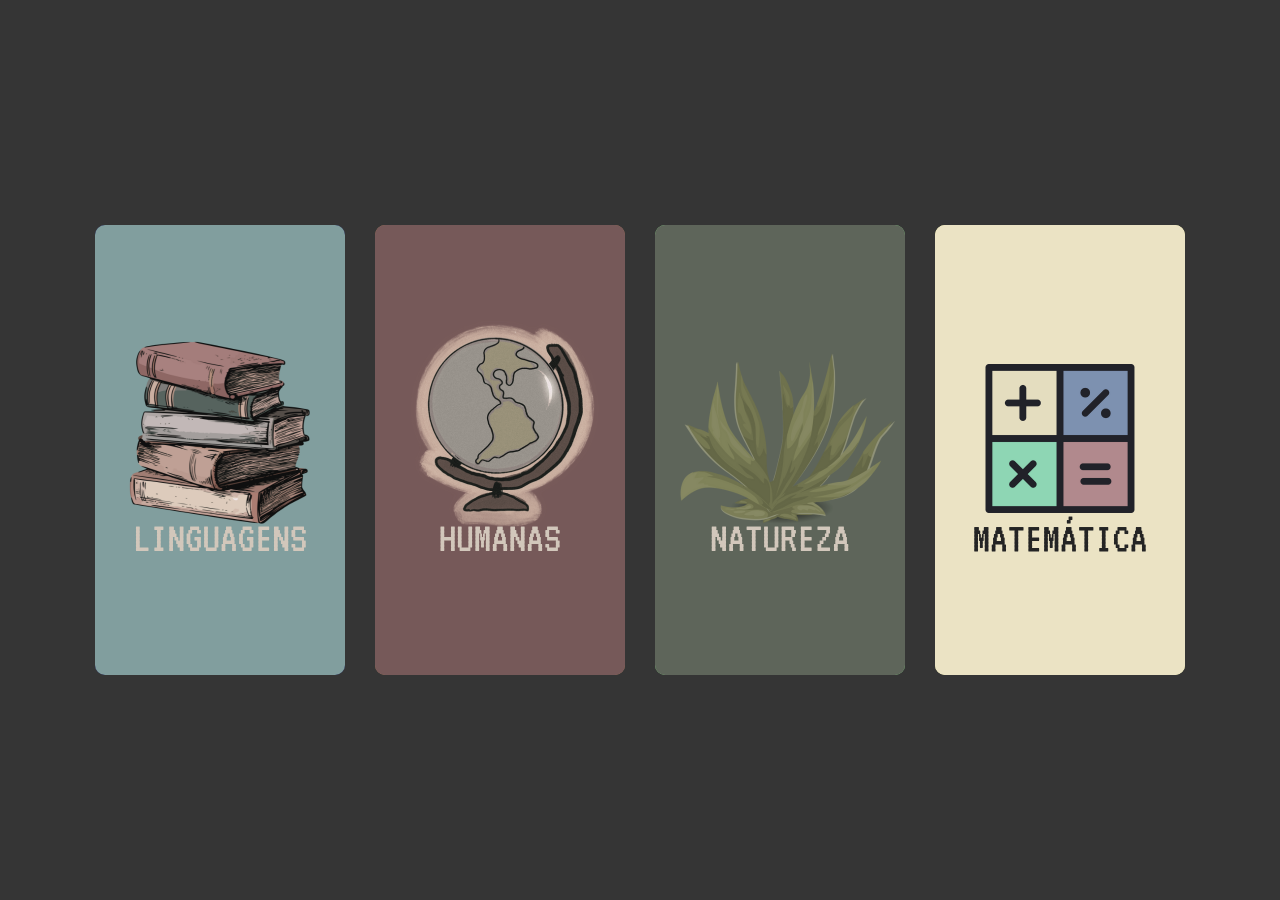
<file: index.html>
<!DOCTYPE html>
<html lang="pt-br">
<head>
    <meta charset="UTF-8">
    <meta name="viewport" content="width=device-width, initial-scale=1.0">
    <link rel="stylesheet" href="css/reset.css">
    <link rel="stylesheet" href="css/style.css">
    <title>Document</title>
</head>
<body>
    <main>
        <section>
            <div><a target="_blank" href="linguagens.html"><img src="imagens/Linguagens.png" alt=""></a></div>
            <div><a target="_blank" href="humanas.html"><img src="imagens/Humanas.png" alt=""></a></div>
            <div><a target="_blank" href="natureza.html"><img src="imagens/Natureza.png" alt=""></a></div>
            <div><a target="_blank" href="matematica.html"><img src="imagens/Matemática.png" alt=""></a></div>
        </section>
    </main>
</body>
</html>
</file>
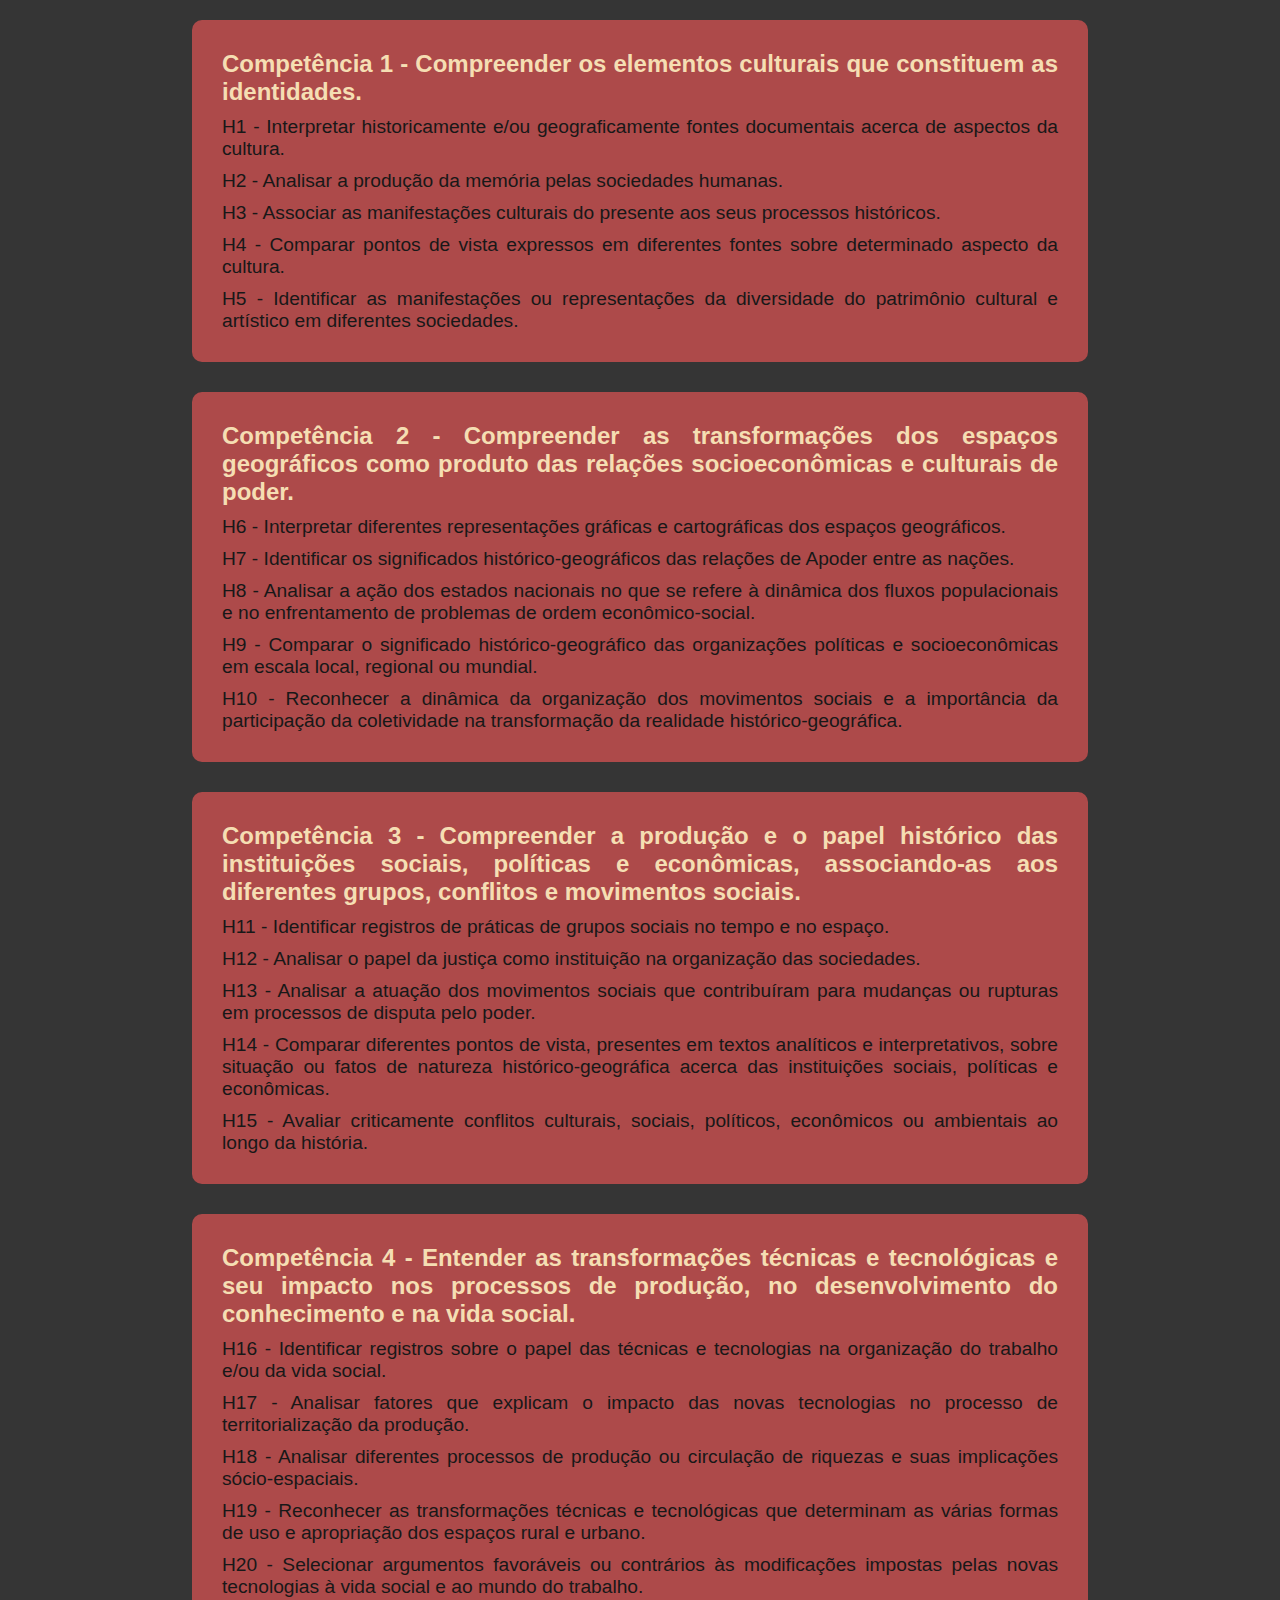
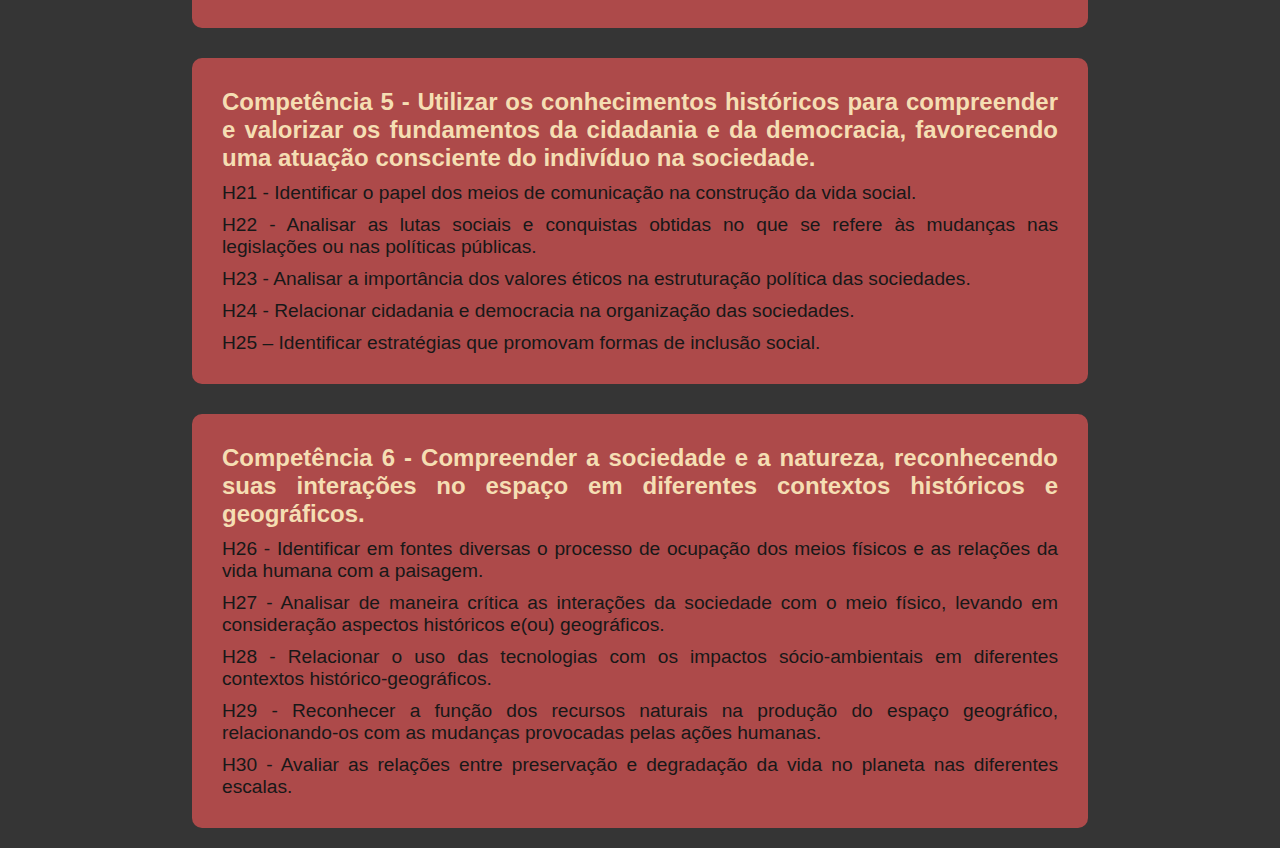
<file: humanas.html>
<!DOCTYPE html>
<html lang="pt-br">

<head>
    <meta charset="UTF-8">
    <meta name="viewport" content="width=device-width, initial-scale=1.0">
    <link rel="stylesheet" href="css/reset.css">
    <link rel="stylesheet" href="css/linguagem.css">
    <title>Document</title>
</head>

<body>
    <main>
        <section class="humanas">
            <div>
                <h2>Competência 1 - Compreender os elementos culturais que constituem as identidades.</h2>
                <ul>
                    <a target="_blank" href="pdf/Humanas/h1.pdf">H1 - Interpretar historicamente e/ou geograficamente fontes documentais acerca de aspectos da cultura.</a>
                    <a target="_blank" href="pdf/Humanas/h2.pdf">H2 - Analisar a produção da memória pelas sociedades humanas.</a>
                    <a target="_blank" href="pdf/Humanas/h3.pdf">H3 - Associar as manifestações culturais do presente aos seus processos históricos.</a>
                    <a target="_blank" href="pdf/Humanas/h4.pdf">H4 - Comparar pontos de vista expressos em diferentes fontes sobre determinado aspecto da cultura.</a>
                    <a target="_blank" href="pdf/Humanas/h5.pdf">H5 - Identificar as manifestações ou representações da diversidade do patrimônio cultural e artístico em diferentes sociedades.</a>
                </ul>
            </div>
            <div>
                <h2>Competência 2 - Compreender as transformações dos espaços geográficos como produto das relações socioeconômicas e culturais de poder. </h2>
                <ul>
                    <a target="_blank" href="pdf/Humanas/h6.pdf">H6 - Interpretar diferentes representações gráficas e cartográficas dos espaços geográficos.</a>
                    <a target="_blank" href="pdf/Humanas/h7.pdf">H7 - Identificar os significados histórico-geográficos das relações de Apoder entre as nações.</a>
                    <a href="#">H8 - Analisar a ação dos estados nacionais no que se refere à dinâmica dos fluxos populacionais e no enfrentamento de problemas de ordem econômico-social.</a>
                    <a target="_blank" href="pdf/Humanas/h8.pdf">H9 - Comparar o significado histórico-geográfico das organizações políticas e socioeconômicas em escala local, regional ou mundial.</a>
                    <a target="_blank" href="pdf/Humanas/h9.pdf">H10 - Reconhecer a dinâmica da organização dos movimentos sociais e a importância da participação da coletividade na transformação da realidade histórico-geográfica.</a>
                </ul>
            </div>
            <div>
                <h2>Competência 3 - Compreender a produção e o papel histórico das instituições sociais, políticas e econômicas, associando-as aos diferentes grupos, conflitos e movimentos sociais.</h2>
                <ul>
                    <a target="_blank" href="pdf/Humanas/h11.pdf">H11 - Identificar registros de práticas de grupos sociais no tempo e no espaço.</a>
                    <a target="_blank" href="pdf/Humanas/h12.pdf">H12 - Analisar o papel da justiça como instituição na organização das sociedades.</a>
                    <a target="_blank" href="pdf/Humanas/h13.pdf">H13 - Analisar a atuação dos movimentos sociais que contribuíram para mudanças ou rupturas em processos de disputa pelo poder.</a>
                    <a target="_blank" href="pdf/Humanas/h14.pdf">H14 - Comparar diferentes pontos de vista, presentes em textos analíticos e interpretativos, sobre situação ou fatos de natureza histórico-geográfica acerca das instituições sociais, políticas e econômicas.</a>
                    <a target="_blank" href="pdf/Humanas/h15.pdf">H15 - Avaliar criticamente conflitos culturais, sociais, políticos, econômicos ou ambientais ao longo da história.</a>
                </ul>
            </div>
            <div>
                <h2>Competência 4 - Entender as transformações técnicas e tecnológicas e seu impacto nos processos de produção, no desenvolvimento do conhecimento e na vida social.</h2>
                <ul>
                    <a target="_blank" href="pdf/Humanas/h16.pdf">H16 - Identificar registros sobre o papel das técnicas e tecnologias na organização do trabalho e/ou da vida social.</a>
                    <a target="_blank" href="pdf/Humanas/h17.pdf">H17 - Analisar fatores que explicam o impacto das novas tecnologias no processo de territorialização da produção.</a>
                    <a target="_blank" href="pdf/Humanas/h18.pdf">H18 - Analisar diferentes processos de produção ou circulação de riquezas e suas  implicações sócio-espaciais.</a>
                    <a target="_blank" href="pdf/Humanas/h19.pdf">H19 - Reconhecer as transformações técnicas e tecnológicas que determinam as várias formas de uso e apropriação dos espaços rural e urbano.</a>
                    <a target="_blank" href="pdf/Humanas/h20.pdf">H20 - Selecionar argumentos favoráveis ou contrários às modificações impostas pelas novas tecnologias à vida social e ao mundo do trabalho.</a>
                </ul>
            </div>
            <div>
                <h2>Competência 5 - Utilizar os conhecimentos históricos para compreender e valorizar os fundamentos da cidadania e da democracia, favorecendo uma atuação consciente do indivíduo na sociedade.</h2>
                <ul>
                    <a target="_blank" href="pdf/Humanas/h21.pdf">H21 - Identificar o papel dos meios de comunicação na construção da vida social.</a>
                    <a target="_blank" href="pdf/Humanas/h22.pdf">H22 - Analisar as lutas sociais e conquistas obtidas no que se refere às mudanças nas legislações ou nas políticas públicas.</a>
                    <a target="_blank" href="pdf/Humanas/h23.pdf">H23 - Analisar a importância dos valores éticos na estruturação política das sociedades.</a>
                    <a target="_blank" href="pdf/Humanas/h24.pdf">H24 - Relacionar cidadania e democracia na organização das sociedades.</a>
                    <a target="_blank" href="pdf/Humanas/h25.pdf">H25 – Identificar estratégias que promovam formas de inclusão social.</a>
                </ul>
            </div>
            <div>
                <h2>Competência 6 - Compreender a sociedade e a natureza, reconhecendo suas interações no espaço em diferentes contextos históricos e geográficos.</h2>
                <ul>
                    <a target="_blank" href="pdf/Humanas/h26.pdf">H26 - Identificar em fontes diversas o processo de ocupação dos meios físicos e as relações da vida humana com a paisagem.</a>
                    <a target="_blank" href="pdf/Humanas/h27.pdf">H27 - Analisar de maneira crítica as interações da sociedade com o meio físico, levando em consideração aspectos históricos e(ou) geográficos.</a>
                    <a target="_blank" href="pdf/Humanas/h28.pdf">H28 - Relacionar o uso das tecnologias com os impactos sócio-ambientais em diferentes contextos histórico-geográficos.</a>
                    <a target="_blank" href="pdf/Humanas/h29.pdf">H29 - Reconhecer a função dos recursos naturais na produção do espaço geográfico, relacionando-os com as mudanças provocadas pelas ações humanas.</a>
                    <a target="_blank" href="pdf/Humanas/h30.pdf">H30 - Avaliar as relações entre preservação e degradação da vida no planeta nas diferentes escalas.</a>
                </ul>
            </div>
        </section>
    </main>
</body>

</html>
</file>
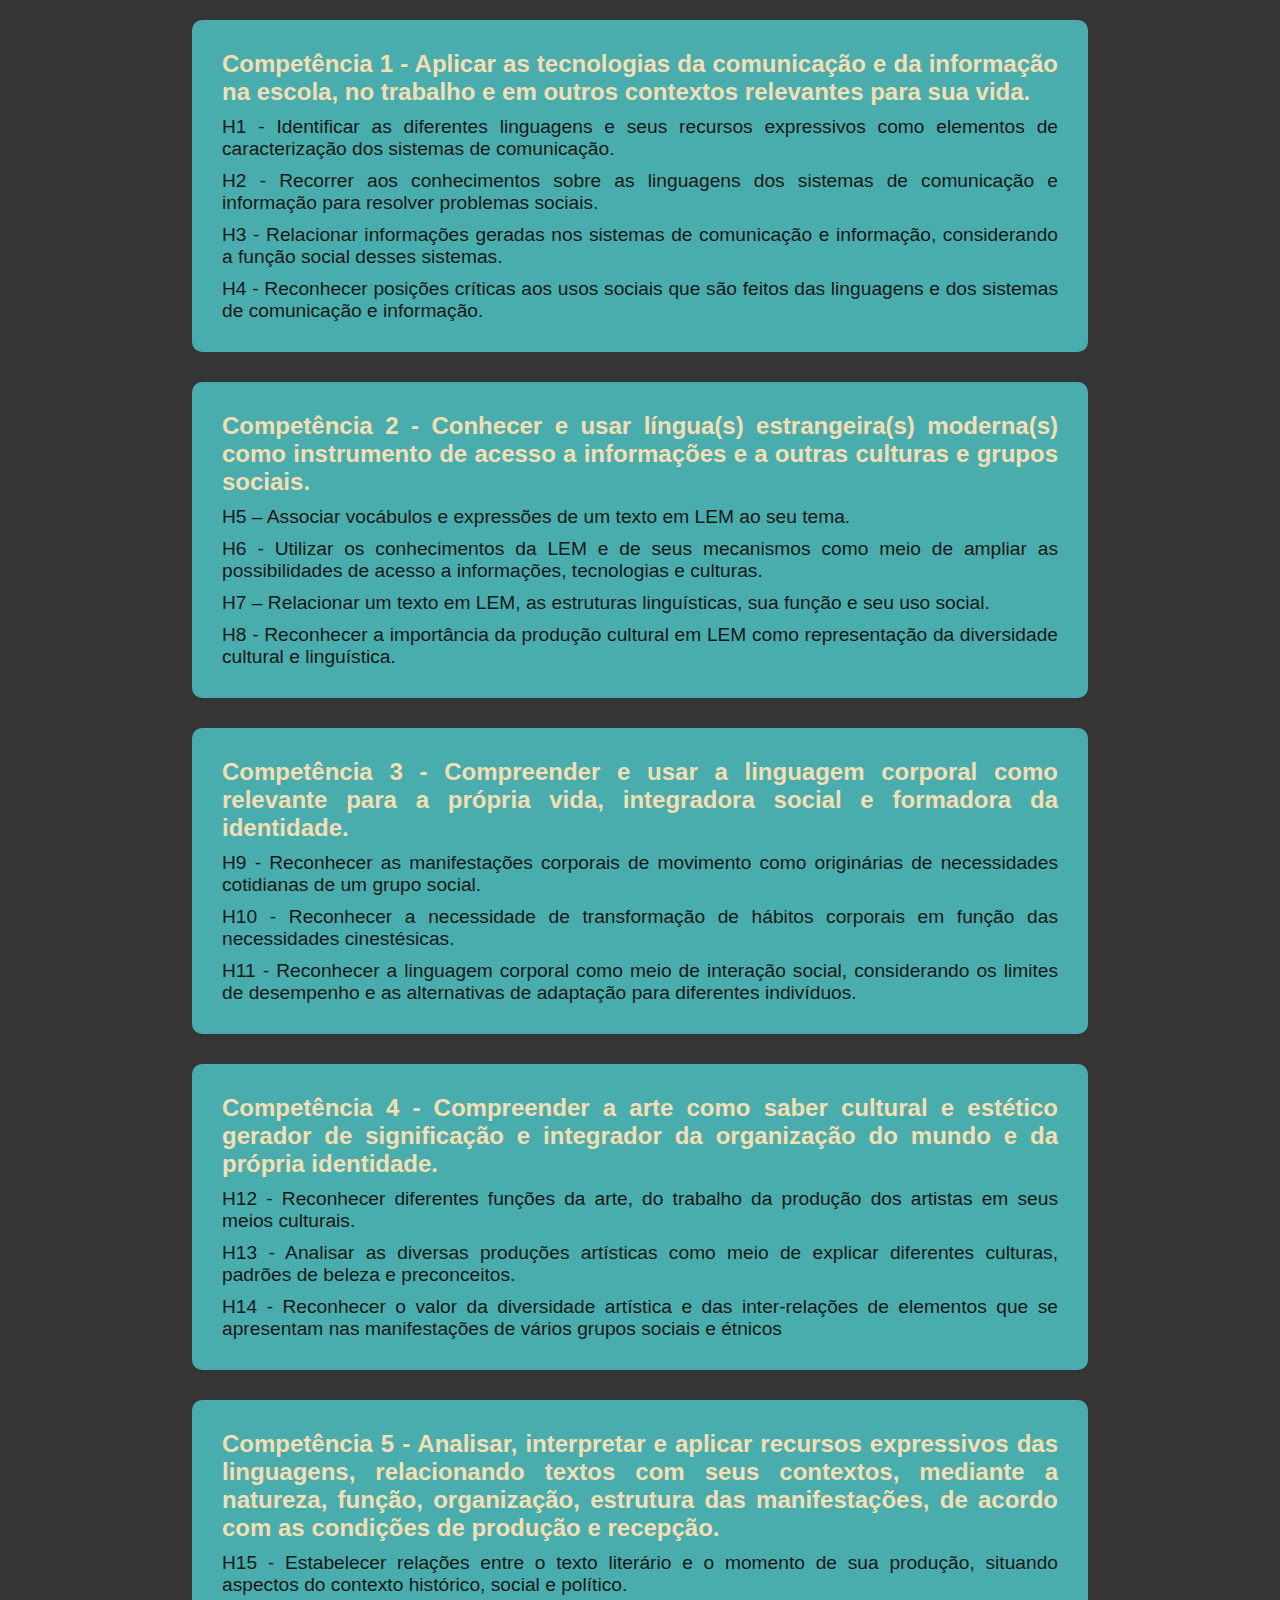
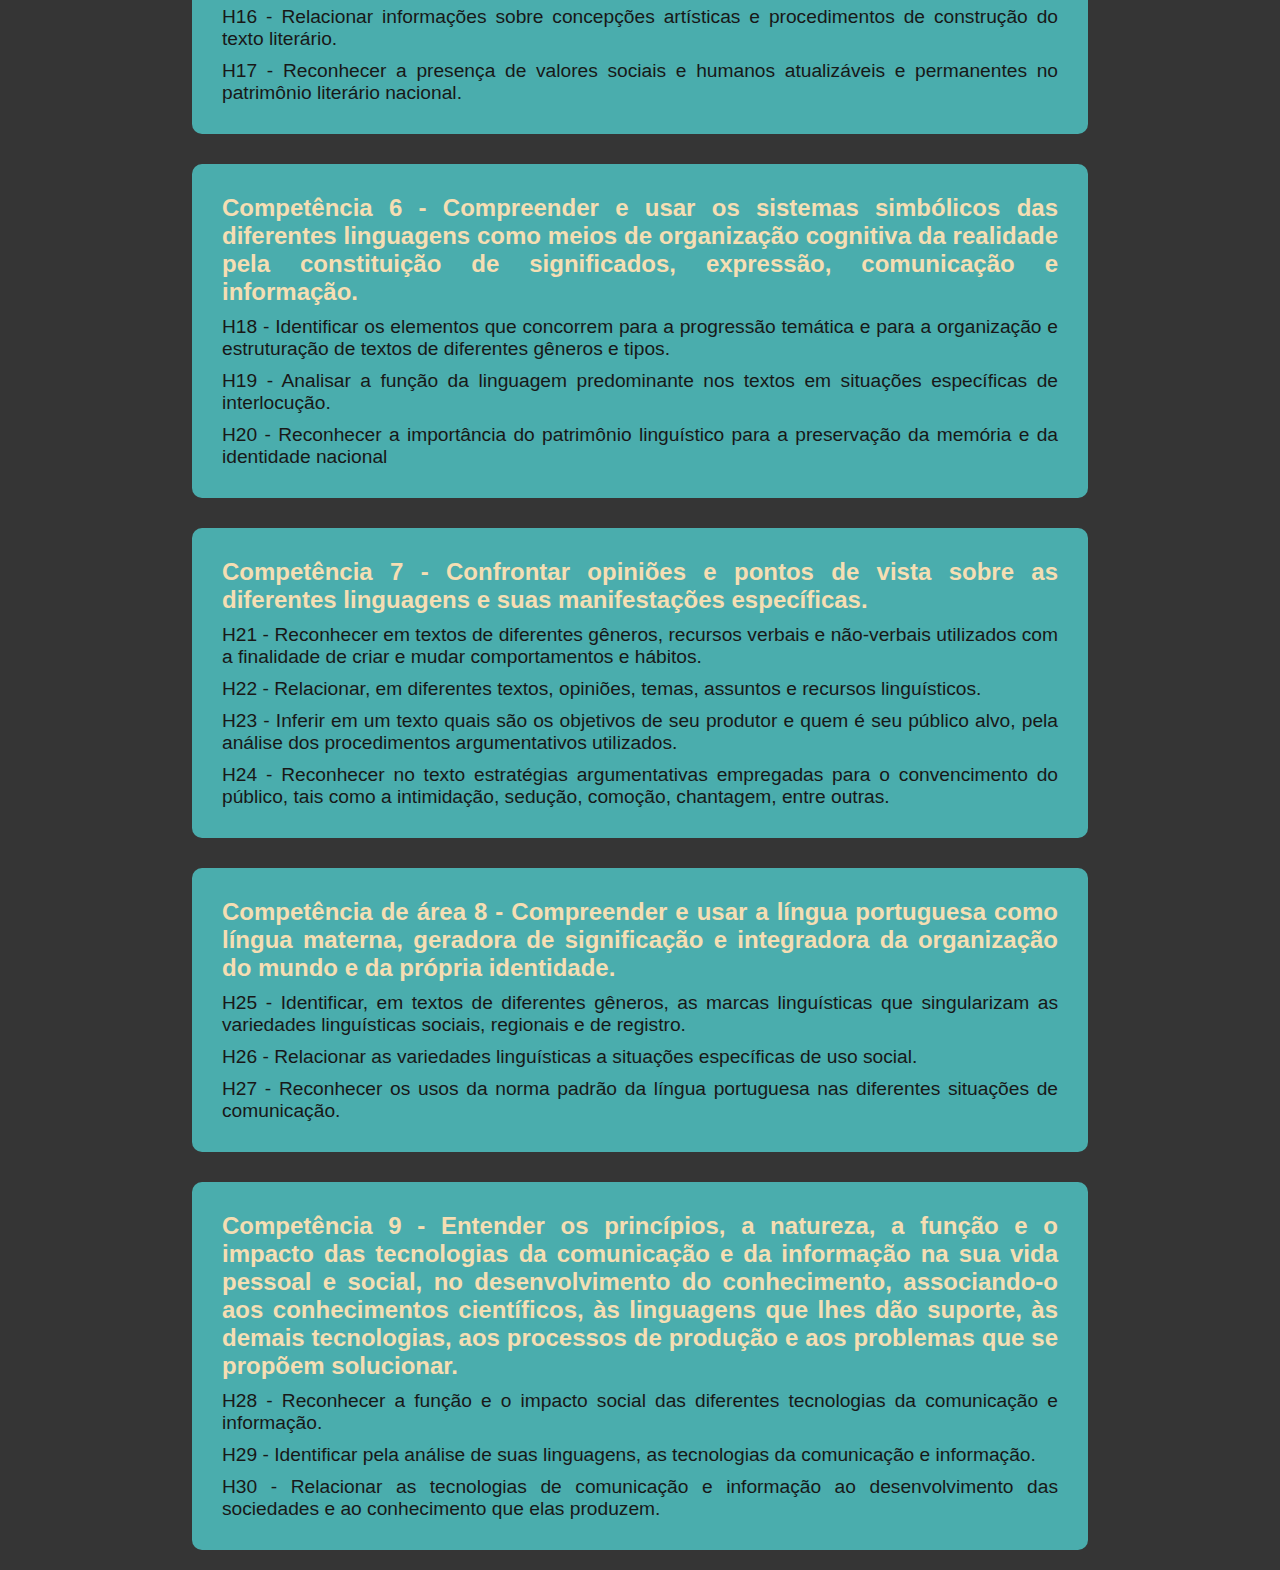
<file: linguagens.html>
<!DOCTYPE html>
<html lang="pt-br">

<head>
    <meta charset="UTF-8">
    <meta name="viewport" content="width=device-width, initial-scale=1.0">
    <link rel="stylesheet" href="css/reset.css">
    <link rel="stylesheet" href="css/linguagem.css">
    <title>Document</title>
</head>

<body>
    <main>
        <section class="linguagem">
            <div>
                <h2>Competência 1 - Aplicar as tecnologias da comunicação e da informação na escola, no trabalho e em
                    outros contextos relevantes para sua vida.</h2>
                <ul>
                    <a target="_blank" href="pdf/Linguagens/h1.pdf">H1 - Identificar as diferentes linguagens e seus recursos expressivos como elementos de
                        caracterização dos sistemas de comunicação.</a>

                    <a target="_blank" href="pdf/Linguagens/h2.pdf">H2 - Recorrer aos conhecimentos sobre as linguagens dos sistemas de comunicação e
                        informação para resolver problemas sociais.</a>

                    <a target="_blank" href="pdf/Linguagens/h3.pdf">H3 - Relacionar informações geradas nos sistemas de comunicação e informação,
                        considerando a função social desses sistemas.</a>

                    <a target="_blank" href="pdf/Linguagens/h4.pdf">H4 - Reconhecer posições críticas aos usos sociais que são feitos das linguagens e dos
                        sistemas de comunicação e informação.</a>
                </ul>
            </div>
            <div>
                <h2>Competência 2 - Conhecer e usar língua(s) estrangeira(s) moderna(s) como instrumento de acesso a
                    informações e a outras culturas e grupos sociais.</h2>
                <ul>
                    <a target="_blank" href="pdf/Linguagens/h5">H5 – Associar vocábulos e expressões de um texto em LEM ao seu tema.</a>
                    <a target="_blank" href="pdf/Linguagens/h6">H6 - Utilizar os conhecimentos da LEM e de seus mecanismos como meio de ampliar as possibilidades de acesso a informações, tecnologias e culturas.</a>
                    <a target="_blank" href="pdf/Linguagens/h7">H7 – Relacionar um texto em LEM, as estruturas linguísticas, sua função e seu uso social.</a>
                    <a target="_blank" href="pdf/Linguagens/h8">H8 - Reconhecer a importância da produção cultural em LEM como representação da diversidade cultural e linguística.</a>
                </ul>
            </div>
            <div>
                <h2>Competência 3 - Compreender e usar a linguagem corporal como relevante para a própria vida, integradora social e formadora da identidade.</h2>
                <ul>
                    <a target="_blank" href="pdf/Linguagens/h9.pdf">H9 - Reconhecer as manifestações corporais de movimento como originárias de necessidades cotidianas de um grupo social.</a>
                    <a target="_blank" href="pdf/Linguagens/h10.pdf">H10 - Reconhecer a necessidade de transformação de hábitos corporais em função das necessidades cinestésicas.</a>
                    <a target="_blank" href="pdf/Linguagens/h11.pdf">H11 - Reconhecer a linguagem corporal como meio de interação social, considerando os limites de desempenho e as alternativas de adaptação para diferentes indivíduos.</a>
                    
                </ul>
            </div>
            <div>
                <h2>Competência 4 - Compreender a arte como saber cultural e estético gerador de significação e integrador da organização do mundo e da própria identidade.</h2>
                <ul>
                    <a target="_blank" href="pdf/Linguagens/h12.pdf">H12 - Reconhecer diferentes funções da arte, do trabalho da produção dos artistas em seus meios culturais.</a>
                    <a target="_blank" href="pdf/Linguagens/h13.pdf">H13 - Analisar as diversas produções artísticas como meio de explicar diferentes culturas, padrões de beleza e preconceitos.</a>
                    <a target="_blank" href="pdf/Linguagens/h14.pdf">H14 - Reconhecer o valor da diversidade artística e das inter-relações de elementos que se apresentam nas manifestações de vários grupos sociais e étnicos</a>
                </ul>
            </div>
            <div>
                <h2>Competência 5 - Analisar, interpretar e aplicar recursos expressivos das linguagens, relacionando textos com seus contextos, mediante a natureza, função, organização, estrutura das manifestações, de acordo com as condições de produção e recepção.</h2>
                <ul>
                    <a target="_blank" href="pdf/Linguagens/h15.pdf">H15 - Estabelecer relações entre o texto literário e o momento de sua produção, situando aspectos do contexto histórico, social e político.</a>
                    <a target="_blank" href="pdf/Linguagens/h16.pdf">H16 - Relacionar informações sobre concepções artísticas e procedimentos de construção do texto literário.</a>
                    <a target="_blank" href="pdf/Linguagens/h17.pdf">H17 - Reconhecer a presença de valores sociais e humanos atualizáveis e permanentes no patrimônio literário nacional.</a>
                    
                </ul>
            </div>
            <div>
                <h2>Competência 6 - Compreender e usar os sistemas simbólicos das diferentes linguagens como meios de organização cognitiva da realidade pela constituição de significados, expressão, comunicação e informação.</h2>
                <ul>
                    <a target="_blank" href="pdf/Linguagens/h18">H18 - Identificar os elementos que concorrem para a progressão temática e para a organização e estruturação de textos de diferentes gêneros e tipos.</a>
                    <a target="_blank" href="pdf/Linguagens/h19">H19 - Analisar a função da linguagem predominante nos textos em situações específicas de interlocução.</a>
                    <a target="_blank" href="pdf/Linguagens/h20">H20 - Reconhecer a importância do patrimônio linguístico para a preservação da memória e da identidade nacional</a>
                </ul>
            </div>
            <div>
                <h2>Competência 7 - Confrontar opiniões e pontos de vista sobre as diferentes linguagens e suas manifestações específicas.</h2>
                <ul>
                    <a target="_blank" href="pdf/Linguagens/h21">H21 - Reconhecer em textos de diferentes gêneros, recursos verbais e não-verbais utilizados com a finalidade de criar e mudar comportamentos e hábitos.</a>
                    <a href="#">H22 - Relacionar, em diferentes textos, opiniões, temas, assuntos e recursos linguísticos.</a>
                    <a target="_blank" href="pdf/Linguagens/h22">H23 - Inferir em um texto quais são os objetivos de seu produtor e quem é seu público alvo, pela análise dos procedimentos argumentativos utilizados.</a>
                    <a target="_blank" href="pdf/Linguagens/h23">H24 - Reconhecer no texto estratégias argumentativas empregadas para o convencimento do público, tais como a intimidação, sedução, comoção, chantagem, entre outras.</a>
                </ul>
            </div>
            <div>
                <h2>Competência de área 8 - Compreender e usar a língua portuguesa como língua materna, geradora de significação e integradora da organização  do mundo e da própria identidade.</h2>
                <ul>
                    <a target="_blank" href="pdf/Linguagens/h25.pdf">H25 - Identificar, em textos de diferentes gêneros, as marcas linguísticas que singularizam as variedades linguísticas sociais, regionais e de registro.</a>
                    <a target="_blank" href="pdf/Linguagens/h26.pdf">H26 - Relacionar as variedades linguísticas a situações específicas de uso social.</a>
                    <a target="_blank" href="pdf/Linguagens/h27.pdf">H27 - Reconhecer os usos da norma padrão da língua portuguesa nas diferentes situações de comunicação.</a>
                </ul>
            </div>
            <div>
                <h2>Competência 9 - Entender os princípios, a natureza, a função e o impacto das tecnologias da comunicação e da informação na sua vida pessoal e social, no desenvolvimento do conhecimento, associando-o aos conhecimentos científicos, às linguagens que lhes dão suporte, às demais tecnologias, aos processos de produção e aos problemas que se propõem solucionar.</h2>
                <ul>
                    <a target="_blank" href="pdf/Linguagens/h28.pdf">H28 - Reconhecer a função e o impacto social das diferentes tecnologias da comunicação e informação. </a>
                    <a target="_blank" href="pdf/Linguagens/h29.pdf">H29 - Identificar pela análise de suas linguagens, as tecnologias da comunicação e informação.</a>
                    <a target="_blank" href="pdf/Linguagens/h30.pdf">H30 - Relacionar as tecnologias de comunicação e informação ao desenvolvimento das
                        sociedades e ao conhecimento que elas produzem.</a>
                </ul>
            </div>
        </section>
    </main>
</body>

</html>
</file>
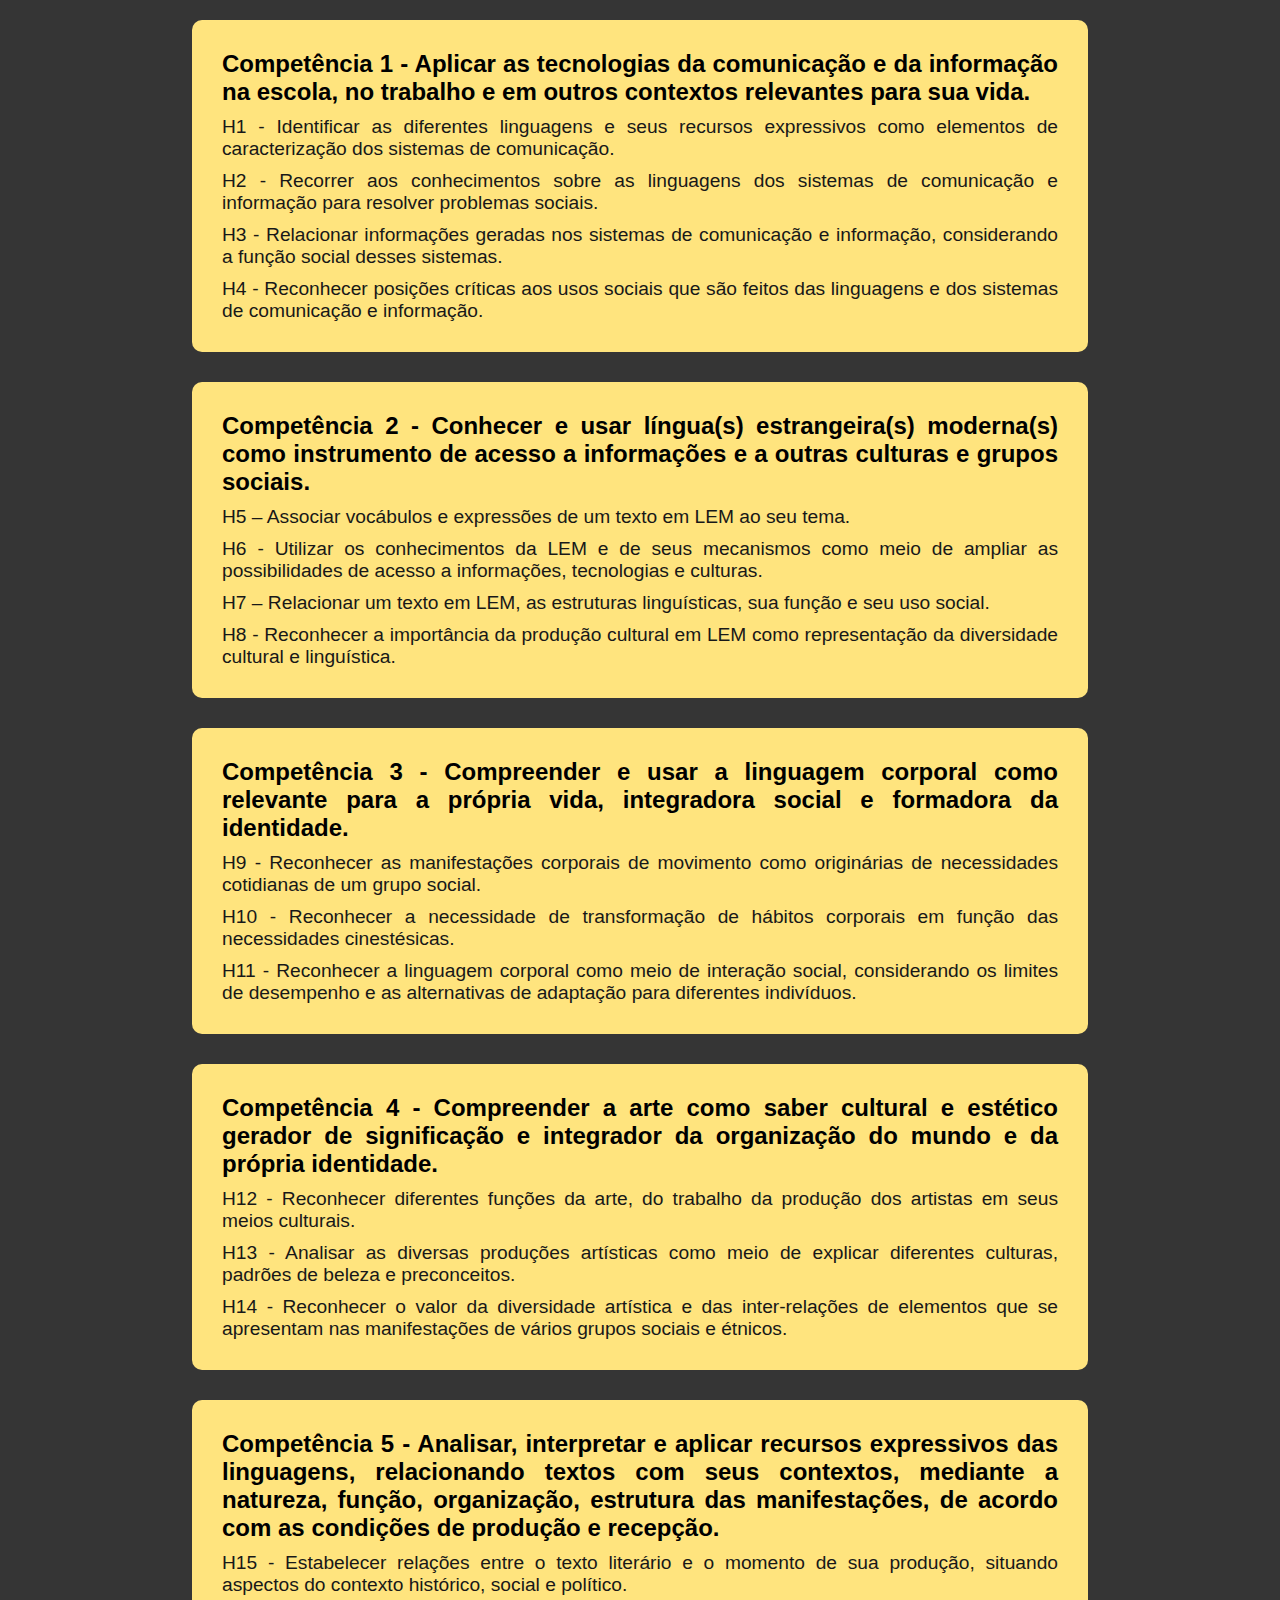
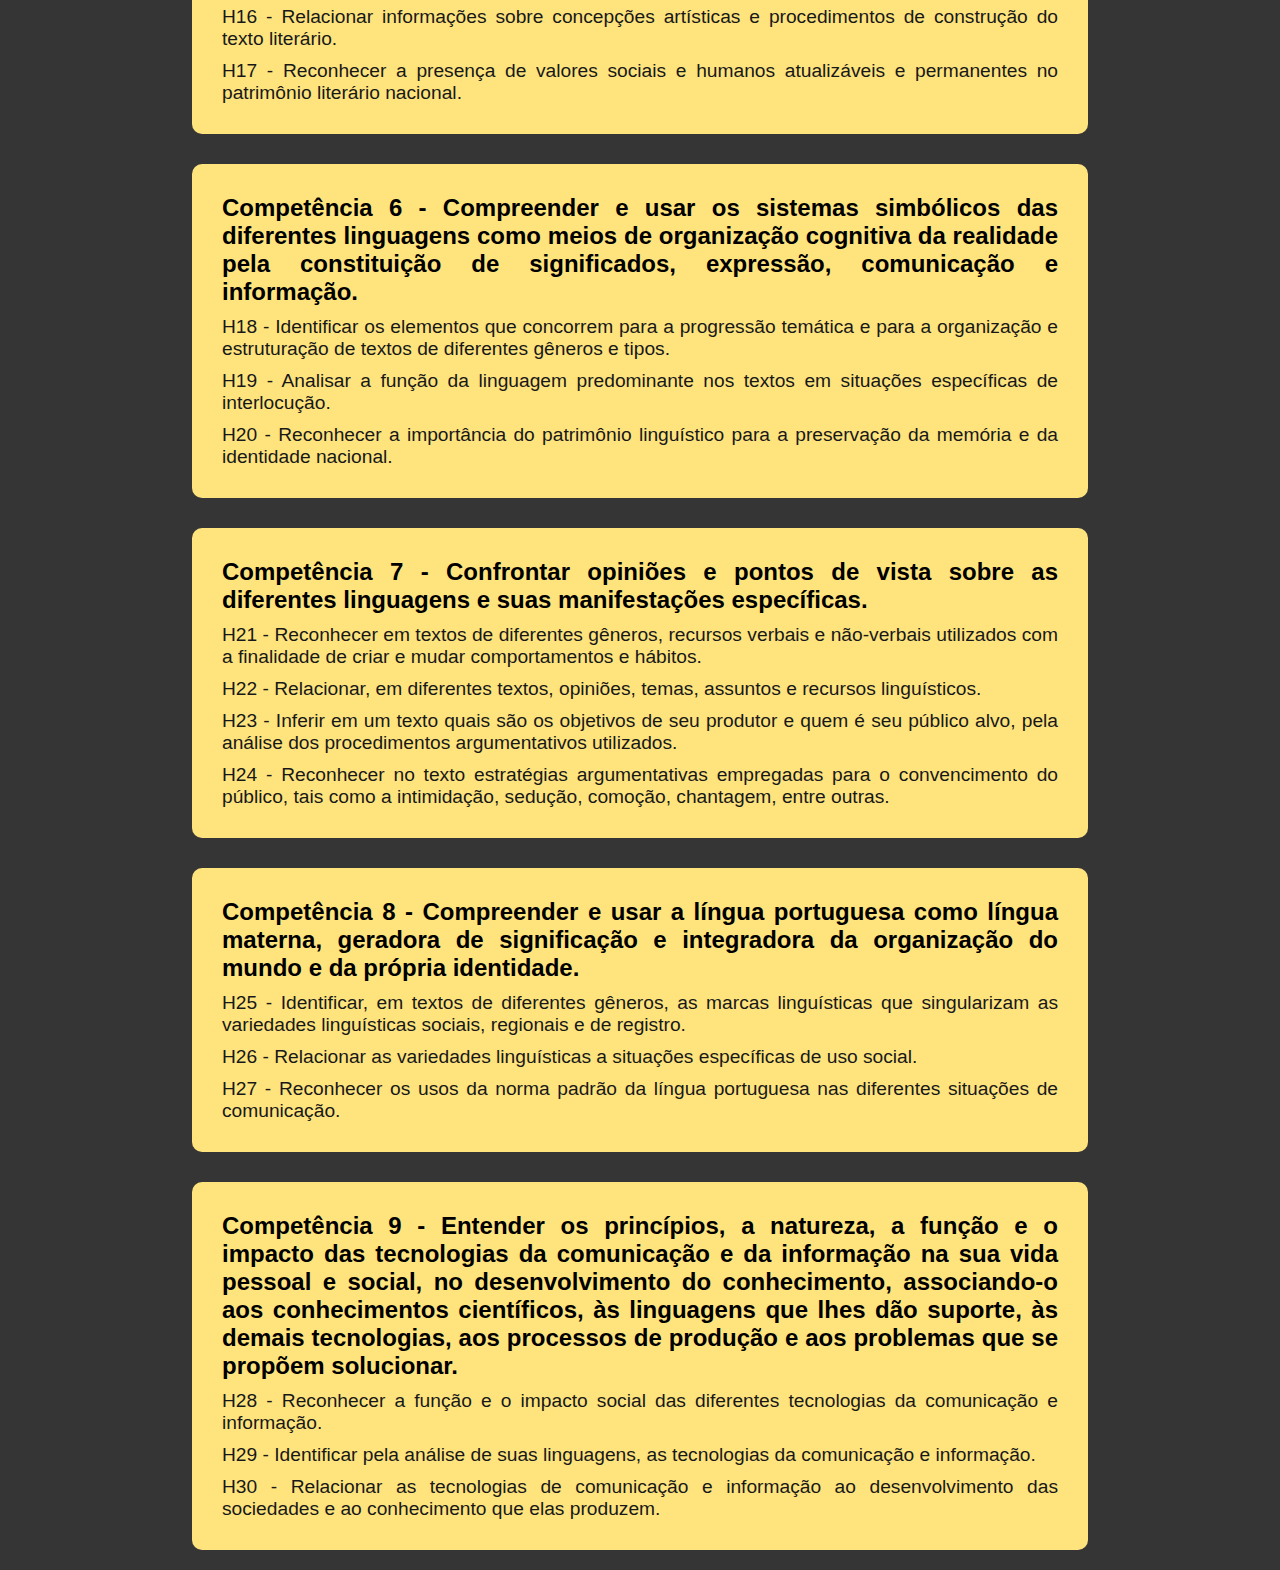
<file: matematica.html>
<!DOCTYPE html>
<html lang="pt-br">

<head>
    <meta charset="UTF-8">
    <meta name="viewport" content="width=device-width, initial-scale=1.0">
    <link rel="stylesheet" href="css/reset.css">
    <link rel="stylesheet" href="css/linguagem.css">
    <title>Document</title>
</head>

<body>
    <main>
        <section class="matematica">
            <div>
                <h2>Competência 1 - Aplicar as tecnologias da comunicação e da informação na escola, no trabalho e em outros contextos relevantes para sua vida.</h2>
                <ul>
                    <a target="_blank" href="pdf/Matematica/h1.pdf">H1 - Identificar as diferentes linguagens e seus recursos expressivos como elementos de
                        caracterização dos sistemas de comunicação.</a>
                    <a target="_blank" href="pdf/Matematica/h2.pdf">H2 - Recorrer aos conhecimentos sobre as linguagens dos sistemas de comunicação e
                        informação para resolver problemas sociais.</a>
                    <a target="_blank" href="pdf/Matematica/h3.pdf">H3 - Relacionar informações geradas nos sistemas de comunicação e informação,
                        considerando a função social desses sistemas.</a>
                    <a target="_blank" href="pdf/Matematica/h4.pdf">H4 - Reconhecer posições críticas aos usos sociais que são feitos das linguagens e dos
                        sistemas de comunicação e informação.</a>
                </ul>
            </div>
            <div>
                <h2>Competência 2 - Conhecer e usar língua(s) estrangeira(s) moderna(s) como instrumento de acesso a informações e a outras culturas e grupos sociais.</h2>
                <ul>
                    <a target="_blank" href="pdf/Matematica/h5.pdf">H5 – Associar vocábulos e expressões de um texto em LEM ao seu tema.</a>
                    <a target="_blank" href="pdf/Matematica/h6.pdf">H6 - Utilizar os conhecimentos da LEM e de seus mecanismos como meio de ampliar as
                        possibilidades de acesso a informações, tecnologias e culturas.</a>
                    <a target="_blank" href="pdf/Matematica/h7.pdf">H7 – Relacionar um texto em LEM, as estruturas linguísticas, sua função e seu uso social.</a>
                    <a target="_blank" href="pdf/Matematica/h8.pdf">H8 - Reconhecer a importância da produção cultural em LEM como representação da
                        diversidade cultural e linguística.</a>
                </ul>
            </div>
            <div>
                <h2>Competência 3 - Compreender e usar a linguagem corporal como relevante para a própria vida, integradora social e formadora da identidade.</h2>
                <ul>
                    <a target="_blank" href="pdf/Matematica/h9.pdf">H9 - Reconhecer as manifestações corporais de movimento como originárias de
                        necessidades cotidianas de um grupo social. </a>
                    <a target="_blank" href="pdf/Matematica/h10.pdf">H10 - Reconhecer a necessidade de transformação de hábitos corporais em função das
                        necessidades cinestésicas.</a>
                    <a target="_blank" href="pdf/Matematica/h11.pdf">H11 - Reconhecer a linguagem corporal como meio de interação social, considerando os
                        limites de desempenho e as alternativas de adaptação para diferentes indivíduos.</a>
                </ul>
            </div>
            <div>
                <h2>Competência 4 - Compreender a arte como saber cultural e estético gerador de significação e integrador da organização do mundo e da própria identidade.</h2>
                <ul>
                    <a target="_blank" href="pdf/Matematica/h12.pdf">H12 - Reconhecer diferentes funções da arte, do trabalho da produção dos artistas em
                        seus meios culturais. </a>
                    <a target="_blank" href="pdf/Matematica/h13.pdf">H13 - Analisar as diversas produções artísticas como meio de explicar diferentes culturas,
                        padrões de beleza e preconceitos.</a>
                    <a target="_blank" href="pdf/Matematica/h14.pdf">H14 - Reconhecer o valor da diversidade artística e das inter-relações de elementos que se
                        apresentam nas manifestações de vários grupos sociais e étnicos.</a>
                </ul>
            </div>
            <div>
                <h2>Competência 5 - Analisar, interpretar e aplicar recursos expressivos das linguagens, relacionando textos com seus contextos, mediante a natureza, função, organização, estrutura das manifestações, de acordo com as condições de produção e recepção.</h2>
                <ul>
                    <a target="_blank" href="pdf/Matematica/h15.pdf">H15 - Estabelecer relações entre o texto literário e o momento de sua produção, situando
                        aspectos do contexto histórico, social e político.</a>
                    <a target="_blank" href="pdf/Matematica/h16.pdf">H16 - Relacionar informações sobre concepções artísticas e procedimentos de construção
                        do texto literário.</a>
                    <a target="_blank" href="pdf/Matematica/h17.pdf">H17 - Reconhecer a presença de valores sociais e humanos atualizáveis e permanentes
                        no patrimônio literário nacional.</a>
                </ul>
            </div>
            <div>
                <h2>Competência 6 - Compreender e usar os sistemas simbólicos das diferentes linguagens como meios de organização cognitiva da realidade pela constituição de significados, expressão, comunicação e informação.</h2>
                <ul>
                    <a target="_blank" href="pdf/Matematica/h18.pdf">H18 - Identificar os elementos que concorrem para a progressão temática e para a
                        organização e estruturação de textos de diferentes gêneros e tipos. </a>
                    <a target="_blank" href="pdf/Matematica/h19.pdf">H19 - Analisar a função da linguagem predominante nos textos em situações específicas
                        de interlocução.</a>
                    <a target="_blank" href="pdf/Matematica/h20.pdf">H20 - Reconhecer a importância do patrimônio linguístico para a preservação da memória
                        e da identidade nacional.</a>
                </ul>
            </div>
            <div>
                <h2>Competência 7 - Confrontar opiniões e pontos de vista sobre as diferentes linguagens e suas manifestações específicas.</h2>
                <ul>
                    <a target="_blank" href="pdf/Matematica/h21.pdf">H21 - Reconhecer em textos de diferentes gêneros, recursos verbais e não-verbais
                        utilizados com a finalidade de criar e mudar comportamentos e hábitos. </a>
                    <a target="_blank" href="pdf/Matematica/h22.pdf">H22 - Relacionar, em diferentes textos, opiniões, temas, assuntos e recursos linguísticos.</a>
                    <a target="_blank" href="pdf/Matematica/h23.pdf">H23 - Inferir em um texto quais são os objetivos de seu produtor e quem é seu público
                        alvo, pela análise dos procedimentos argumentativos utilizados.</a>
                    <a target="_blank" href="pdf/Matematica/h24.pdf">H24 - Reconhecer no texto estratégias argumentativas empregadas para o convencimento
                        do público, tais como a intimidação, sedução, comoção, chantagem, entre outras.</a>
                </ul>
            </div>
            <div>
                <h2>Competência 8 - Compreender e usar a língua portuguesa como língua materna, geradora de significação e integradora da organização do mundo e da própria identidade.</h2>
                <ul>
                    <a target="_blank" href="pdf/Matematica/h25.pdf">H25 - Identificar, em textos de diferentes gêneros, as marcas linguísticas que singularizam
                        as variedades linguísticas sociais, regionais e de registro.</a>
                    <a target="_blank" href="pdf/Matematica/h26.pdf">H26 - Relacionar as variedades linguísticas a situações específicas de uso social.</a>
                    <a target="_blank" href="pdf/Matematica/h27.pdf">H27 - Reconhecer os usos da norma padrão da língua portuguesa nas diferentes situações
                        de comunicação.</a>
                </ul>
            </div>
            <div>
                <h2>Competência 9 - Entender os princípios, a natureza, a função e o impacto das tecnologias da comunicação e da informação na sua vida pessoal e social, no desenvolvimento do conhecimento, associando-o aos conhecimentos científicos, às linguagens que lhes dão suporte, às demais tecnologias, aos processos de produção e aos problemas que se propõem solucionar.</h2>
                <ul>
                    <a target="_blank" href="pdf/Matematica/h28.pdf">H28 - Reconhecer a função e o impacto social das diferentes tecnologias da comunicação
                        e informação. </a>
                    <a target="_blank" href="pdf/Matematica/h29.pdf">H29 - Identificar pela análise de suas linguagens, as tecnologias da comunicação e informação. </a>
                    <a target="_blank" href="pdf/Matematica/h30.pdf">H30 - Relacionar as tecnologias de comunicação e informação ao desenvolvimento das
                        sociedades e ao conhecimento que elas produzem.</a>
                </ul>
            </div>
        </section>
    </main>
</body>

</html>
</file>
<file: css/style.css>
body{
    height: 100vh;
    background-color: #353535;
}

section{
    height: 100vh;
    display: flex;
    justify-content: center;
    align-items: center;
    column-gap: 30px;
}

div{
    height: 450px;
    width: 250px;
    background-color: blue;
    border-radius: 10px;
    transition: .2s ease-in-out;
    overflow: hidden;
    filter: saturate(0.3);
}

div:hover{
    transform: translateY(-40px);
    filter: saturate(1);
}

div:nth-child(1){
    background-color: blue;
}
div:nth-child(2){
    background-color: rgb(255, 102, 0);
}
div:nth-child(3){
    background-color: rgb(9, 255, 0);
}
div:nth-child(4){
    background-color: yellow;
}
</file>
<file: css/linguagem.css>
body{
    height: 100vh;
    background-color: #353535;
}
main{
    display: flex;
    flex-direction: column;
    justify-content: center;
    align-items: center;
}

section{
    margin: 20px 0px;
    display: flex;
    flex-direction: column;
    justify-content: center;
    align-items: center;
    width: 70%;
    row-gap: 30px;
}

div{
    width: 100%;
    padding: 20px;
    border-radius: 10px;
    text-align: justify;
}

.linguagem div{
    background-color: #4AADAD;
}
.humanas div{
    background-color: #AD4A4A;
}

.natureza div{
    background-color: #526B45;
}
.matematica div{
    background-color: #FFE47E;
}

.matematica  div h2{
    color: black;
}

.matematica div a:hover{
    color: red;
}
h2{
    /* background-color: red; */
    margin: 10px;
    color: wheat;
    font-size: 1.5em;
}

ul{
    /* background-color: green; */
    display: flex;
    flex-direction: column;
    row-gap: 10px;
    margin: 10px;
}

a{
    color: rgb(24, 24, 24);
    transition: .1s ease-in-out;
    font-size: 1.2em;
}

a:hover{
    color: wheat;
}
</file>
